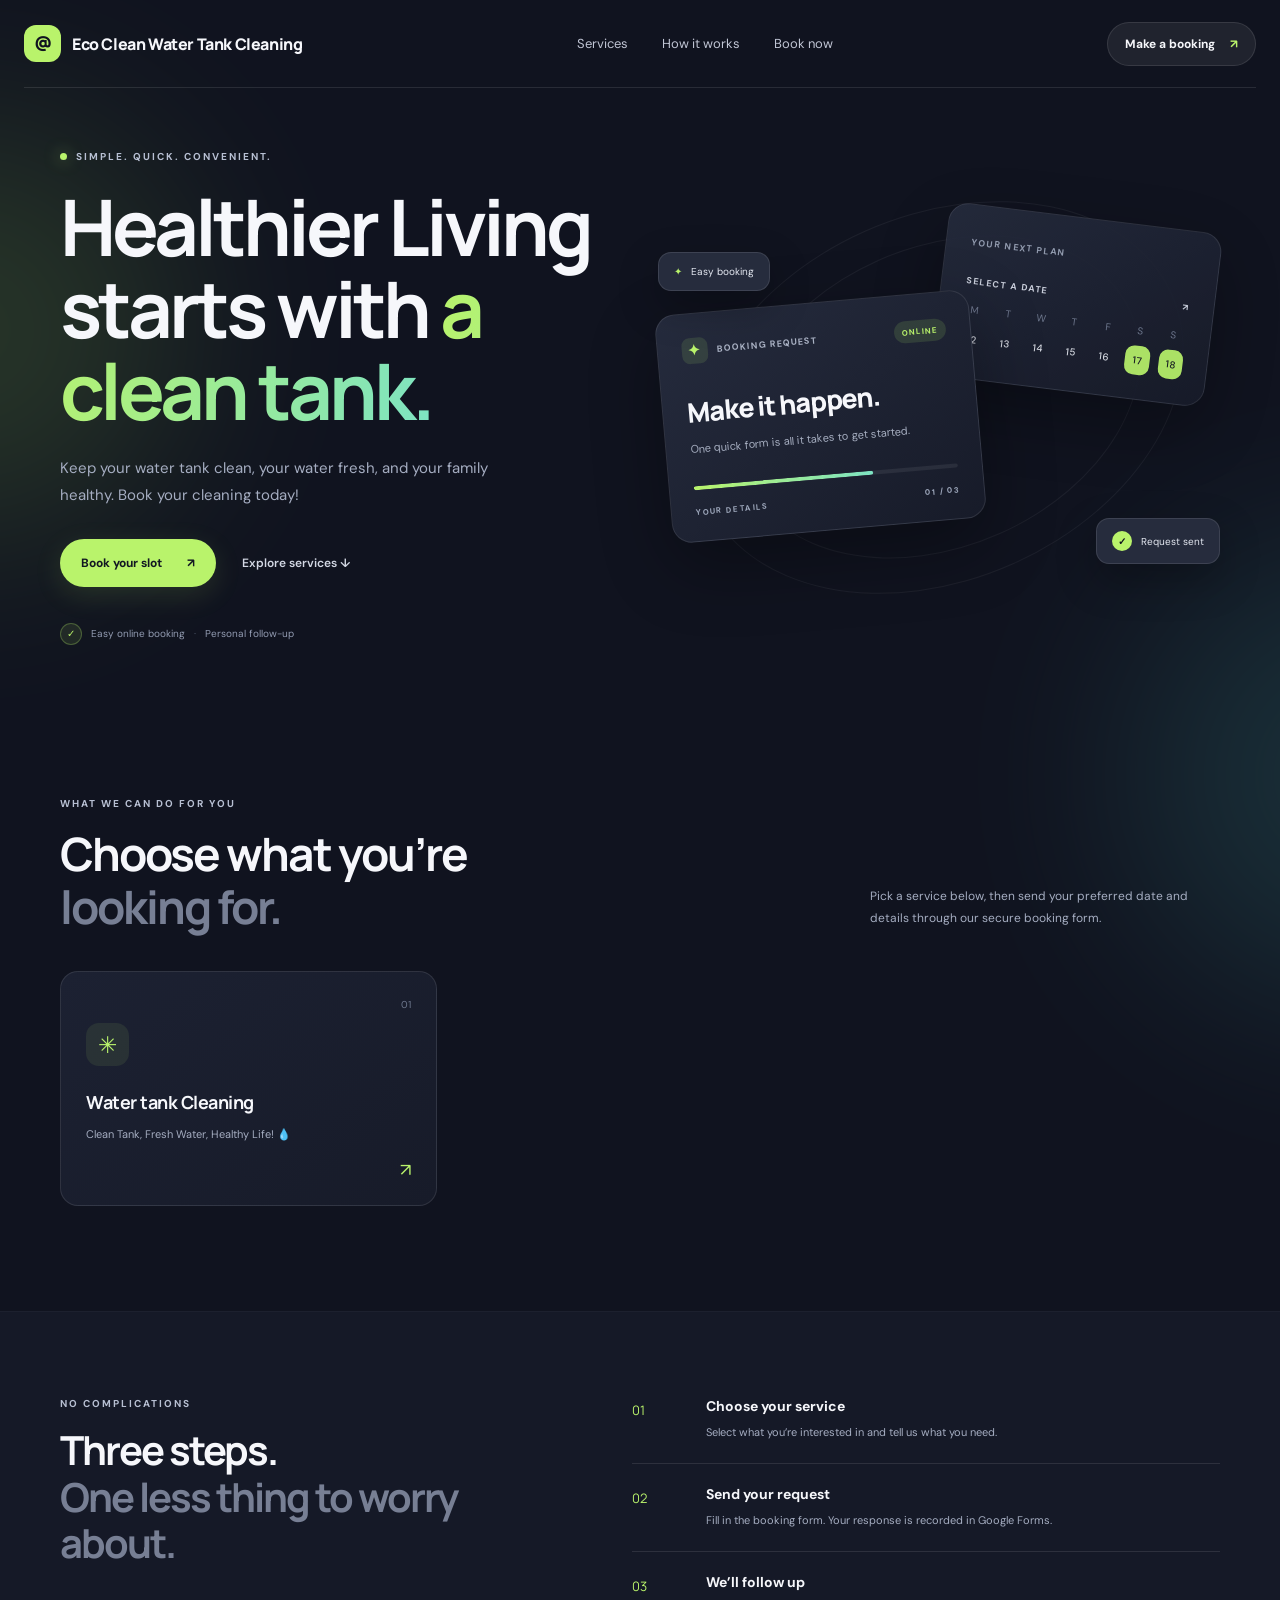
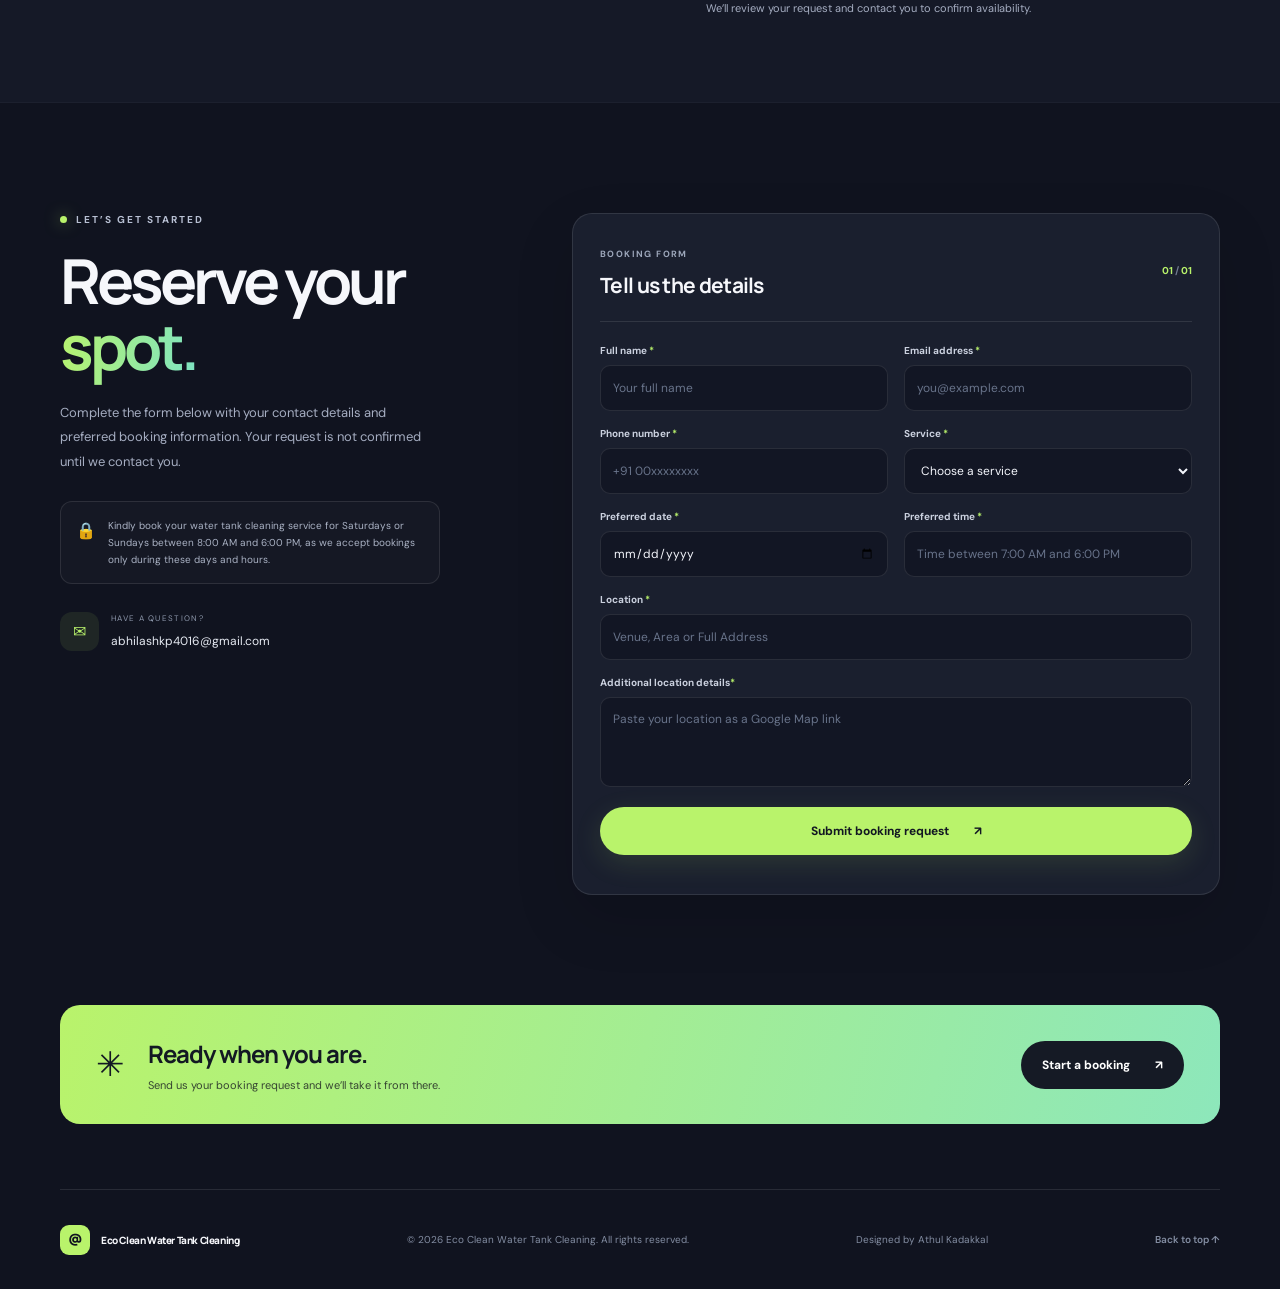
<file: index.html>
<!DOCTYPE html>
<html lang="en">
<head>
  <meta charset="UTF-8" />
  <meta name="viewport" content="width=device-width, initial-scale=1.0" />
  <meta name="theme-color" content="#10131f" />
  <meta name="description" content="Book a service with us. Choose a service, share your preferred date, and send your booking request online." />
  <title>Eco Clean Water Tank Cleaning </title>
  <meta name="keywords" content="water tank cleaning, water tank cleaning services Kerala, overhead tank cleaning, underground water tank cleaning, water tank cleaning near me, residential tank cleaning, commercial tank cleaning">
  <meta name="robots" content="index, follow">
  <link rel="preconnect" href="https://fonts.googleapis.com">
  <link rel="preconnect" href="https://fonts.gstatic.com" crossorigin>
  <link href="https://fonts.googleapis.com/css2?family=DM+Sans:wght@400;500;600;700&family=Manrope:wght@400;500;600;700;800&display=swap" rel="stylesheet">
  <link rel="stylesheet" href="style.css" />
</head>
<body>
  <div class="background-glow glow-one"></div>
  <div class="background-glow glow-two"></div>

  <header class="site-header">
    <a class="brand" href="#home" aria-label="YourBrand home">
      <span class="brand-mark">@<span></span></span>
      <span class="brand-name" data-business>YourBrand</span>
    </a>
    <nav class="desktop-nav" aria-label="Main navigation">
      <a href="#services">Services</a>
      <a href="#how-it-works">How it works</a>
      <a href="#booking">Book now</a>
    </nav>
    <a class="header-cta" href="#booking">Make a booking <span aria-hidden="true">↗</span></a>
    <button class="menu-toggle" id="menuToggle" aria-label="Toggle menu" aria-expanded="false">☰</button>
  </header>

  <main>
    <section class="hero section-shell" id="home">
      <div class="hero-copy reveal">
        <div class="eyebrow"><span class="eyebrow-dot"></span> SIMPLE. QUICK. CONVENIENT.</div>
        <h1>Healthier Living<br>starts with <span class="gradient-text">a clean tank.</span></h1>
        <p class="hero-description">Keep your water tank clean, your water fresh, and your family healthy. Book your cleaning today!</p>
        <div class="hero-actions">
          <a class="button button-primary" href="#booking">Book your slot <span aria-hidden="true">↗</span></a>
          <a class="text-link" href="#services">Explore services <span aria-hidden="true">↓</span></a>
        </div>
        <div class="trust-row">
          <div class="trust-icon">✓</div>
          <span>Easy online booking</span>
          <span class="trust-separator">·</span>
          <span>Personal follow-up</span>
        </div>
      </div>
      <div class="hero-art reveal reveal-delay">
        <div class="orbit orbit-one"></div>
        <div class="orbit orbit-two"></div>
        <div class="hero-card card-back">
          <span class="mini-label">YOUR NEXT PLAN</span>
          <div class="calendar-top"><span>SELECT A DATE</span><span>↗</span></div>
          <div class="calendar-grid">
            <span>M</span><span>T</span><span>W</span><span>T</span><span>F</span><span>S</span><span>S</span>
            <b>12</b><b>13</b><b>14</b><b>15</b><b>16</b><b class="date-active">17</b><b class="date-active">18</b>
          </div>
        </div>
        <div class="hero-card card-front">
          <div class="card-front-top"><div class="sparkle">✦</div><span>BOOKING REQUEST</span><span class="status-pill">ONLINE</span></div>
          <div class="card-title">Make it happen.</div>
          <p>One quick form is all it takes to get started.</p>
          <div class="progress-line"><span></span></div>
          <div class="card-footer"><span>YOUR DETAILS</span><span>01 / 03</span></div>
        </div>
        <div class="floating-bubble bubble-top">✦ <span>Easy booking</span></div>
        <div class="floating-bubble bubble-bottom"><span class="bubble-check">✓</span><span>Request sent</span></div>
      </div>
    </section>

    <section class="services section-shell" id="services">
      <div class="section-heading reveal">
        <div>
          <div class="eyebrow">WHAT WE CAN DO FOR YOU</div>
          <h2>Choose what you’re<br><span class="muted-heading">looking for.</span></h2>
        </div>
        <p>Pick a service below, then send your preferred date and details through our secure booking form.</p>
      </div>
      <div class="service-grid">
        <button class="service-card reveal" data-service="Service consultation" type="button">
          <span class="service-number">01</span><span class="service-icon">✳</span>
          <h3>Water tank Cleaning</h3><p>Clean Tank, Fresh Water, Healthy Life! 💧</p><span class="service-arrow">↗</span>
        </button>
        <!--<button class="service-card reveal reveal-delay" data-service="Custom request" type="button">
          <span class="service-number">02</span><span class="service-icon">◇</span>
          <h3>Custom request</h3><p>Have something specific in mind? Let’s plan it together.</p><span class="service-arrow">↗</span>
        </button>
        <button class="service-card reveal reveal-delay-two" data-service="Event or appointment" type="button">
          <span class="service-number">03</span><span class="service-icon">✦</span>
          <h3>Event / appointment</h3><p>Share your date, location and requirements.</p><span class="service-arrow">↗</span>
        </button>-->
      </div>
    </section>

    <section class="steps-section" id="how-it-works">
      <div class="section-shell steps-inner">
        <div class="steps-heading reveal">
          <div class="eyebrow">NO COMPLICATIONS</div>
          <h2>Three steps.<br><span class="muted-heading">One less thing to worry about.</span></h2>
        </div>
        <div class="steps-list">
          <div class="step reveal"><span class="step-num">01</span><div><h3>Choose your service</h3><p>Select what you’re interested in and tell us what you need.</p></div></div>
          <div class="step reveal"><span class="step-num">02</span><div><h3>Send your request</h3><p>Fill in the booking form. Your response is recorded in Google Forms.</p></div></div>
          <div class="step reveal"><span class="step-num">03</span><div><h3>We’ll follow up</h3><p>We’ll review your request and contact you to confirm availability.</p></div></div>
        </div>
      </div>
    </section>

    <section class="booking-section section-shell" id="booking">
      <div class="booking-intro reveal">
        <div class="eyebrow"><span class="eyebrow-dot"></span> LET’S GET STARTED</div>
        <h2>Reserve your<br><span class="gradient-text">spot.</span></h2>
        <p>Complete the form below with your contact details and preferred booking information. Your request is not confirmed until we contact you.</p>
        <div class="booking-note"><span>🔒</span><span>Kindly book your water tank cleaning service for Saturdays or Sundays between 8:00 AM and 6:00 PM, as we accept bookings only during these days and hours.</span></div>
        <div class="contact-mini"><span class="contact-mini-icon">✉</span>
          <div><small>HAVE A QUESTION?</small><a id="contactEmailLink" href="mailto:hello@example.com">hello@example.com</a></div></div>
      </div>
      <div class="form-panel reveal reveal-delay">
        <div class="form-panel-heading"><div><span class="form-kicker">BOOKING FORM</span><h3>Tell us the details</h3></div><span class="form-step">01 <i>/</i> 01</span></div>
        <form id="bookingForm" class="booking-form">
          <div class="form-grid">
            <label class="field"><span>Full name <b>*</b></span><input name="name" type="text" autocomplete="name" placeholder="Your full name" required></label>
            <label class="field"><span>Email address <b>*</b></span><input name="email" type="email" autocomplete="email" placeholder="you@example.com" required></label>
            <label class="field"><span>Phone number <b>*</b></span><input name="phone" type="tel" autocomplete="tel" placeholder="+91 00xxxxxxxx" required></label>
            <label class="field"><span>Service <b>*</b></span><select name="service" id="serviceSelect" required><option value="">Choose a service</option><option>Water Tank Cleaning</option></select></label>
            <!--<label class="field"><span>Preferred date <b>*</b></span><input name="date" type="date" required></label>-->
              <label class="field"><span>Preferred date <b>*</b></span>
                <input
                  name="date"
                  type="date"
                  required
                  onclick="this.showPicker()">
              </label>
            <!--<label class="field"><span>Preferred time <b>*</b></span><input name="time" type="time" required></label>-->
            <label class="field">
              <span>Preferred time <b>*</b></span>
              <input
                name="time"
                type="text"
                placeholder="Time between 7:00 AM and 6:00 PM"
                required
              >
            </label>
            <label class="field field-full"><span>Location <b>*</b></span><input name="location" type="text" autocomplete="street-address" placeholder="Venue, Area or Full Address " required></label>
            <label class="field field-full"><span>Additional location details<b>*</b></span><textarea name="message" rows="3" placeholder="Paste your location as a Google Map link"></textarea></label>
          </div>
          <button class="button button-primary submit-button" type="submit" id="submitBooking">Submit booking request <span aria-hidden="true">↗</span></button>
          <p class="submit-status" id="submitStatus" role="status" aria-live="polite"></p>
        </form>
        <!--<div id="formSetupNotice" class="setup-notice"><strong>Email delivery setup required</strong><p>Follow <code>SETUP.md</code> to connect Google Apps Script, then add its Web App URL in <code>script.js</code>.</p><a href="SETUP.md" target="_blank" rel="noopener">Open setup guide ↗</a></div>
        <p class="form-footnote">Submitting sends your booking details to the business email configured by the website owner. Your request is not confirmed until availability is checked.</p>-->
      </div>
    </section>

    <section class="closing section-shell">
      <div class="closing-card reveal"><div class="closing-star">✳</div><div><h2>Ready when you are.</h2><p>Send us your booking request and we’ll take it from there.</p></div><a class="button button-light" href="#booking">Start a booking <span aria-hidden="true">↗</span></a></div>
    </section>
  </main>

 <!-- <footer class="site-footer section-shell">
    <a class="brand footer-brand" href="#home"><span class="brand-mark">@<span></span></span><span class="brand-name" data-business>YourBrand</span></a>
    <span>© <span id="year"></span> <span data-business>YourBrand</span>. All rights reserved.</span>
    <a href="#home" class="back-top">Back to top ↑</a>
  </footer>-->

  <footer class="site-footer section-shell">
  <a class="brand footer-brand" href="#home">
    <span class="brand-mark">@<span></span></span>
    <span class="brand-name" data-business>YourBrand</span>
  </a>

  <span>
    © <span id="year"></span>
    <span data-business>YourBrand</span>. All rights reserved.
  </span>

  <span class="designer-credit">
    Designed by
    <a href="https://instagram.com/athul_.kadakkal"
       target="_blank"
       rel="noopener noreferrer">
      Athul Kadakkal
    </a>
  </span>

  <a href="#home" class="back-top">Back to top ↑</a>
</footer>
  <script src="script.js"></script>
</body>
</html>
</file>
<file: style.css>
@import url('https://fonts.googleapis.com/css2?family=DM+Sans:wght@400;500;600;700&family=Manrope:wght@400;500;600;700;800&display=swap');
:root{--bg:#10131f;--panel:#171b2a;--panel2:#1c2132;--text:#f6f7fb;--muted:#a5adc1;--accent:#b9f36b;--accent2:#7de3c3;--line:rgba(255,255,255,.1);--font:'DM Sans',sans-serif;--display:'Manrope',sans-serif}
*{box-sizing:border-box}html{scroll-behavior:smooth;scroll-padding-top:95px}body{margin:0;background:var(--bg);color:var(--text);font-family:var(--font);overflow-x:hidden}a{color:inherit;text-decoration:none}button{font:inherit}.background-glow{position:absolute;pointer-events:none;filter:blur(100px);opacity:.15;border-radius:50%;z-index:-1}.glow-one{width:420px;height:420px;background:#a9f55d;top:120px;left:-240px}.glow-two{width:450px;height:450px;background:#4ec7c0;top:550px;right:-300px}.section-shell{width:min(1160px,calc(100% - 48px));margin:0 auto}.site-header{height:88px;display:flex;align-items:center;justify-content:space-between;width:min(1280px,calc(100% - 48px));margin:auto;border-bottom:1px solid var(--line);position:relative;z-index:10}.brand{display:flex;align-items:center;gap:11px}.brand-mark{width:37px;height:37px;border-radius:12px;background:var(--accent);color:#10131f;display:grid;place-items:center;font-family:var(--display);font-weight:800;font-size:20px}.brand-mark span{color:#568e28}.brand-name{font-family:var(--display);font-weight:800;letter-spacing:-.4px}.desktop-nav{display:flex;gap:34px;color:#c0c5d4;font-size:13px}.desktop-nav a,.text-link,.back-top{transition:color .2s}.desktop-nav a:hover,.text-link:hover,.back-top:hover{color:var(--accent)}.header-cta{font-size:12px;font-weight:700;background:rgba(255,255,255,.07);border:1px solid var(--line);padding:13px 17px;border-radius:999px;transition:.25s}.header-cta span{margin-left:12px;color:var(--accent)}.header-cta:hover{background:var(--accent);color:#10131f}.menu-toggle{display:none;background:none;border:0;color:white;font-size:23px}
.hero{min-height:600px;display:grid;grid-template-columns:1fr 1fr;align-items:center;gap:35px;padding-top:62px;padding-bottom:74px}.eyebrow{font-size:10px;letter-spacing:2px;font-weight:700;color:#b8c0d3;display:flex;align-items:center;gap:9px}.eyebrow-dot{width:7px;height:7px;border-radius:50%;background:var(--accent);box-shadow:0 0 15px #b9f36b88}.hero h1,.booking-intro h2{font-family:var(--display);font-size:clamp(48px,6.5vw,78px);line-height:1.05;letter-spacing:-4px;margin:23px 0}.gradient-text{background:linear-gradient(100deg,var(--accent),var(--accent2));color:transparent;background-clip:text;-webkit-background-clip:text}.hero-description{color:var(--muted);max-width:460px;line-height:1.8;font-size:15px}.hero-actions{display:flex;align-items:center;gap:26px;margin-top:30px}.button{display:inline-flex;align-items:center;justify-content:center;gap:25px;padding:16px 21px;border-radius:999px;font-weight:700;font-size:12px;transition:transform .2s,box-shadow .2s}.button:hover{transform:translateY(-3px)}.button-primary{background:var(--accent);color:#121722;box-shadow:0 8px 28px #b9f36b20}.button-primary:hover{box-shadow:0 10px 35px #b9f36b45}.text-link{font-size:12px;color:#d3d8e4;font-weight:600}.trust-row{display:flex;align-items:center;gap:9px;color:#929bb1;font-size:10px;margin-top:36px}.trust-icon{background:#b9f36b18;color:var(--accent);border:1px solid #b9f36b44;width:22px;height:22px;border-radius:50%;display:grid;place-items:center}.trust-separator{color:#50596c}
.hero-art{height:430px;position:relative;display:grid;place-items:center}.orbit{position:absolute;border:1px solid #ffffff0e;border-radius:50%;transform:rotate(-24deg)}.orbit-one{width:420px;height:300px}.orbit-two{width:510px;height:365px}.hero-card{position:absolute;border:1px solid #ffffff18;border-radius:20px;background:linear-gradient(145deg,#252b3d,#171b29);box-shadow:0 25px 70px #0005}.card-back{width:275px;padding:24px;right:6px;top:35px;transform:rotate(7deg);opacity:.92}.mini-label,.calendar-top,.card-footer,.form-kicker{font-size:9px;letter-spacing:1.4px;color:#9da7bb;font-weight:700}.calendar-top{display:flex;justify-content:space-between;margin:25px 0 16px;color:#d9deeb}.calendar-grid{display:grid;grid-template-columns:repeat(7,1fr);gap:9px;text-align:center;font-size:10px;color:#778198}.calendar-grid b{font-weight:500;color:#e7eaf2;padding:8px 0}.calendar-grid .date-active{background:var(--accent);color:#151a22;border-radius:9px}.card-front{width:315px;left:5px;top:120px;padding:24px;transform:rotate(-5deg);animation:float 6s ease-in-out infinite}.card-front-top{display:flex;align-items:center;gap:9px;font-size:9px;letter-spacing:1px;color:#aab2c4;font-weight:700}.sparkle{display:grid;place-items:center;width:26px;height:26px;background:#b9f36b1e;color:var(--accent);border-radius:8px;font-size:15px}.status-pill{margin-left:auto;background:#b9f36b20;color:var(--accent);padding:6px 8px;border-radius:999px;font-size:8px}.card-title{font-family:var(--display);font-size:27px;font-weight:800;letter-spacing:-1px;margin-top:29px}.card-front p{font-size:11px;color:#a6aec0;line-height:1.6;max-width:230px}.progress-line{height:4px;border-radius:99px;background:#ffffff12;margin:27px 0 17px;overflow:hidden}.progress-line span{display:block;width:68%;height:100%;background:linear-gradient(90deg,var(--accent),var(--accent2));border-radius:99px}.card-footer{display:flex;justify-content:space-between;font-size:8px}.floating-bubble{position:absolute;display:flex;align-items:center;gap:9px;background:#262c3d;border:1px solid #ffffff1b;box-shadow:0 15px 40px #0004;border-radius:13px;padding:12px 15px;font-size:10px;color:#e4e8f1;animation:float 5s ease-in-out infinite}.bubble-top{top:70px;left:0;color:var(--accent)}.bubble-top span{color:#e4e8f1}.bubble-bottom{right:0;bottom:48px;animation-delay:-2s}.bubble-check{background:#b9f36b;color:#10131f;width:20px;height:20px;border-radius:50%;display:grid;place-items:center;font-weight:bold}
.services{padding-top:78px;padding-bottom:105px}.section-heading{display:flex;align-items:end;justify-content:space-between;gap:35px;margin-bottom:38px}.section-heading h2,.steps-heading h2{font-family:var(--display);font-size:clamp(32px,4vw,46px);line-height:1.16;letter-spacing:-2px;margin:17px 0 0}.muted-heading{color:#777f94}.section-heading>p{color:var(--muted);max-width:350px;font-size:12px;line-height:1.8;margin-bottom:4px}.service-grid{display:grid;grid-template-columns:repeat(3,1fr);gap:15px}.service-card{text-align:left;position:relative;min-height:235px;padding:25px;background:linear-gradient(145deg,#1c2132,#171b29);border:1px solid var(--line);border-radius:18px;color:var(--text);cursor:pointer;transition:transform .25s,border-color .25s,background .25s}.service-card:hover,.service-card.selected{transform:translateY(-6px);border-color:#b9f36b77;background:linear-gradient(145deg,#242d35,#1b2130)}.service-number{position:absolute;top:26px;right:25px;color:#6e788e;font-size:10px}.service-icon{display:grid;place-items:center;width:43px;height:43px;border-radius:13px;background:#b9f36b16;color:var(--accent);font-size:23px}.service-card h3{font-family:var(--display);font-size:18px;margin:24px 0 9px;letter-spacing:-.5px}.service-card p{font-size:11px;color:var(--muted);line-height:1.7;max-width:230px}.service-arrow{position:absolute;bottom:23px;right:25px;color:var(--accent);font-size:18px}
.steps-section{background:#151927;border-top:1px solid #ffffff08;border-bottom:1px solid #ffffff08;padding:85px 0}.steps-inner{display:grid;grid-template-columns:.9fr 1.1fr;gap:90px}.steps-heading h2{font-size:40px}.steps-list{display:flex;flex-direction:column}.step{display:grid;grid-template-columns:54px 1fr;gap:20px;padding:21px 0;border-bottom:1px solid var(--line)}.step:first-child{padding-top:0}.step:last-child{border-bottom:0;padding-bottom:0}.step-num{font-family:var(--display);font-size:13px;color:var(--accent);padding-top:4px}.step h3{font-size:14px;margin:0 0 8px}.step p{font-size:11px;color:var(--muted);line-height:1.7;margin:0;max-width:380px}
.booking-section{display:grid;grid-template-columns:.8fr 1.2fr;gap:80px;padding-top:110px;padding-bottom:110px;align-items:start}.booking-intro h2{font-size:clamp(46px,5vw,62px);margin:22px 0}.booking-intro>p{font-size:13px;line-height:1.9;color:var(--muted);max-width:380px}.booking-note{display:flex;gap:12px;align-items:flex-start;background:#ffffff06;border:1px solid var(--line);padding:15px;border-radius:12px;margin-top:26px;color:#aab2c4;font-size:10px;line-height:1.7;max-width:380px}.booking-note span:first-child{font-size:16px}.contact-mini{display:flex;gap:12px;align-items:center;margin-top:28px}.contact-mini-icon{width:39px;height:39px;display:grid;place-items:center;background:#b9f36b16;color:var(--accent);border-radius:12px}.contact-mini small{display:block;font-size:8px;letter-spacing:1.3px;color:#8c96aa;margin-bottom:6px}.contact-mini a{font-size:12px;color:#e6eaf2}.form-panel{background:#1a1f2e;border:1px solid var(--line);border-radius:20px;padding:27px;box-shadow:0 24px 60px #0002}.form-panel-heading{display:flex;justify-content:space-between;align-items:center;padding-bottom:22px;border-bottom:1px solid var(--line)}.form-panel-heading h3{font-family:var(--display);font-size:21px;margin:9px 0 0;letter-spacing:-.7px}.form-step{font-size:10px;color:var(--accent);font-weight:700}.form-step i{font-style:normal;color:#727c90}.setup-notice{margin-top:22px;padding:20px;border:1px dashed #b9f36b66;background:#b9f36b0a;border-radius:13px}.setup-notice strong{font-size:13px;color:var(--accent)}.setup-notice p{font-size:11px;line-height:1.7;color:#b6bfd0}.setup-notice code{color:#d8f7ae}.setup-notice a{font-size:11px;font-weight:700;color:var(--accent)}.google-form-wrap{padding-top:15px}.google-form-wrap iframe{display:block;width:100%;height:850px;border:0;border-radius:8px;background:#fff}.form-footnote{font-size:9px;color:#7f899d;line-height:1.7;margin:20px 0 0}.closing{padding-bottom:65px}.closing-card{display:flex;align-items:center;gap:24px;padding:32px 36px;background:linear-gradient(105deg,#b9f36b,#8de7bb);border-radius:20px;color:#131923}.closing-star{font-size:34px}.closing-card h2{font-family:var(--display);font-size:24px;letter-spacing:-1px;margin:0 0 8px}.closing-card p{font-size:11px;margin:0;color:#364532}.button-light{margin-left:auto;background:#151a25;color:white;white-space:nowrap}.button-light:hover{box-shadow:0 8px 22px #10131f22}.site-footer{min-height:100px;display:flex;align-items:center;justify-content:space-between;gap:20px;border-top:1px solid var(--line);color:#838da2;font-size:10px}.footer-brand{color:var(--text)}.footer-brand .brand-mark{width:30px;height:30px;font-size:16px;border-radius:9px}.back-top{font-weight:600}.reveal{opacity:0;transform:translateY(18px);transition:opacity .7s ease,transform .7s ease}.reveal.visible{opacity:1;transform:translateY(0)}.reveal-delay{transition-delay:.13s}.reveal-delay-two{transition-delay:.25s}@keyframes float{0%,100%{translate:0 0}50%{translate:0 -10px}}
@media(max-width:850px){.hero{grid-template-columns:1fr;padding-top:75px;gap:10px}.hero-copy{max-width:650px}.hero-art{height:400px;margin-top:10px}.hero h1{font-size:68px}.section-heading{align-items:start;flex-direction:column;gap:15px}.section-heading>p{max-width:500px}.steps-inner{grid-template-columns:1fr;gap:42px}.booking-section{grid-template-columns:1fr;gap:40px;padding-top:80px;padding-bottom:80px}.booking-intro>p{max-width:550px}.booking-note{max-width:550px}.service-card{padding:20px}.service-card h3{font-size:16px}.closing-card{padding:27px;gap:16px}}
@media(max-width:600px){.section-shell,.site-header{width:calc(100% - 34px)}.site-header{height:74px}.desktop-nav,.header-cta{display:none}.menu-toggle{display:block}.desktop-nav.open{position:absolute;top:73px;left:0;right:0;display:flex;flex-direction:column;gap:0;padding:10px;background:#1a1f2e;border:1px solid var(--line);border-radius:13px}.desktop-nav.open a{padding:14px}.hero{padding-top:55px;padding-bottom:45px}.hero h1{font-size:54px;letter-spacing:-3px}.hero-description{font-size:13px}.hero-actions{gap:18px;flex-wrap:wrap}.button{padding:15px 17px}.hero-art{height:340px;transform:scale(.88);transform-origin:top center;margin:12px -20px -20px}.card-back{right:0;width:250px}.card-front{left:0;width:285px}.bubble-top{left:0}.bubble-bottom{right:0}.services{padding-top:55px;padding-bottom:65px}.section-heading h2,.steps-heading h2{font-size:35px}.service-grid{grid-template-columns:1fr}.service-card{min-height:195px}.service-card h3{margin-top:20px}.steps-section{padding:60px 0}.steps-heading h2{font-size:34px}.booking-section{padding-top:65px;padding-bottom:65px}.booking-intro h2{font-size:54px;letter-spacing:-3px}.form-panel{padding:17px;border-radius:16px}.form-panel-heading h3{font-size:18px}.google-form-wrap iframe{height:1000px}.closing{padding-bottom:35px}.closing-card{align-items:flex-start;flex-wrap:wrap;padding:24px}.closing-star{font-size:25px}.closing-card>div:nth-child(2){flex:1;min-width:180px}.closing-card h2{font-size:21px}.button-light{margin-left:0;width:100%;justify-content:space-between}.site-footer{padding:22px 0;flex-wrap:wrap;justify-content:space-between}.site-footer>span{order:3;width:100%}}
@media(prefers-reduced-motion:reduce){*,*::before,*::after{scroll-behavior:auto!important;animation:none!important;transition:none!important}.reveal{opacity:1;transform:none}}

/* Booking form fields */
.booking-form{padding-top:22px}.form-grid{display:grid;grid-template-columns:1fr 1fr;gap:16px}.field{display:flex;flex-direction:column;gap:8px;min-width:0}.field>span{font-size:10px;font-weight:700;color:#cbd1df}.field>span b{color:var(--accent)}.field input,.field select,.field textarea{width:100%;min-height:46px;padding:13px 12px;background:#121624;color:#f3f5fb;border:1px solid #ffffff19;border-radius:10px;outline:none;font:12px var(--font)}.field textarea{resize:vertical;min-height:90px}.field input::placeholder,.field textarea::placeholder{color:#68738a}.field select{color-scheme:dark}.field input:focus,.field select:focus,.field textarea:focus{border-color:#b9f36b99;box-shadow:0 0 0 3px #b9f36b12}.field-full{grid-column:1/-1}.submit-button{width:100%;margin-top:20px;border:0;cursor:pointer}.submit-button:disabled{opacity:.65;cursor:wait}.submit-status{font-size:11px;line-height:1.6;margin:12px 0 0;color:#b9f36b}.submit-status.error{color:#ff9b9b}@media(max-width:600px){.form-grid{grid-template-columns:1fr;gap:14px}.field-full{grid-column:auto}}
</file>
